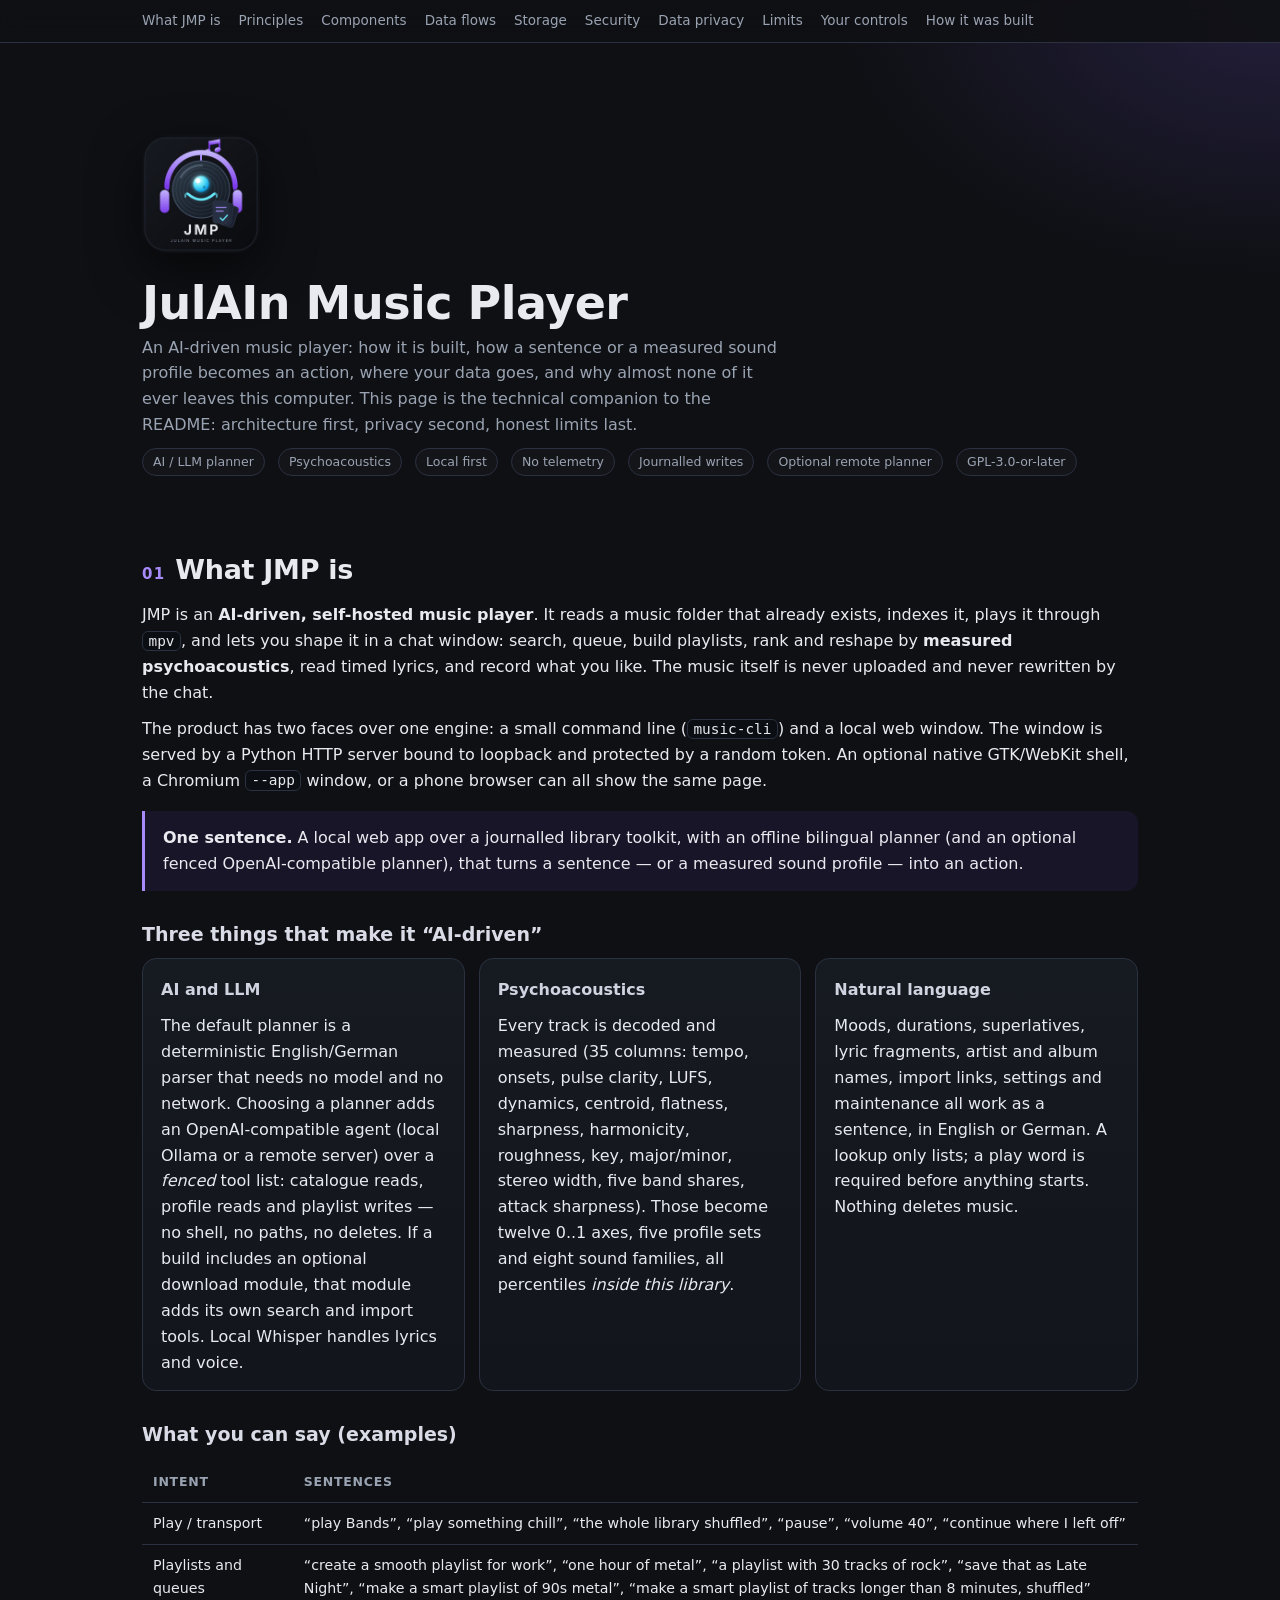
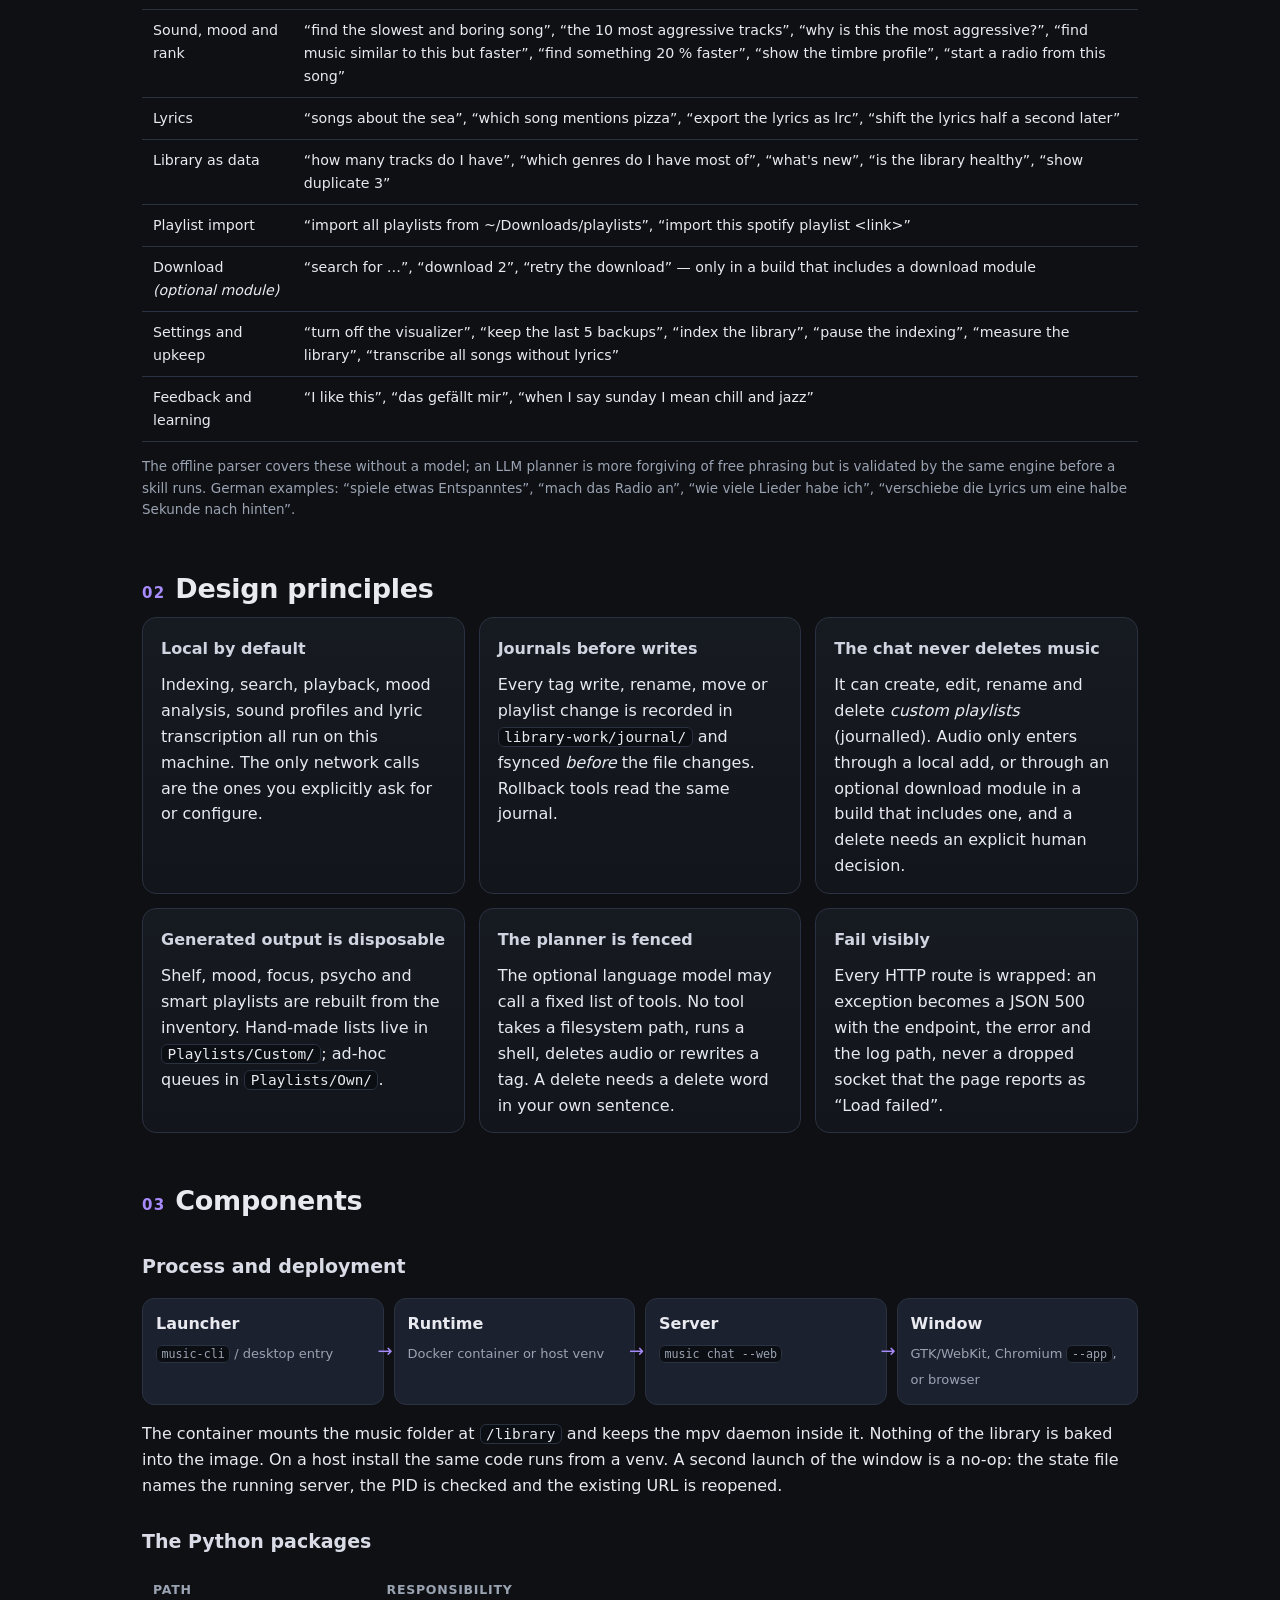
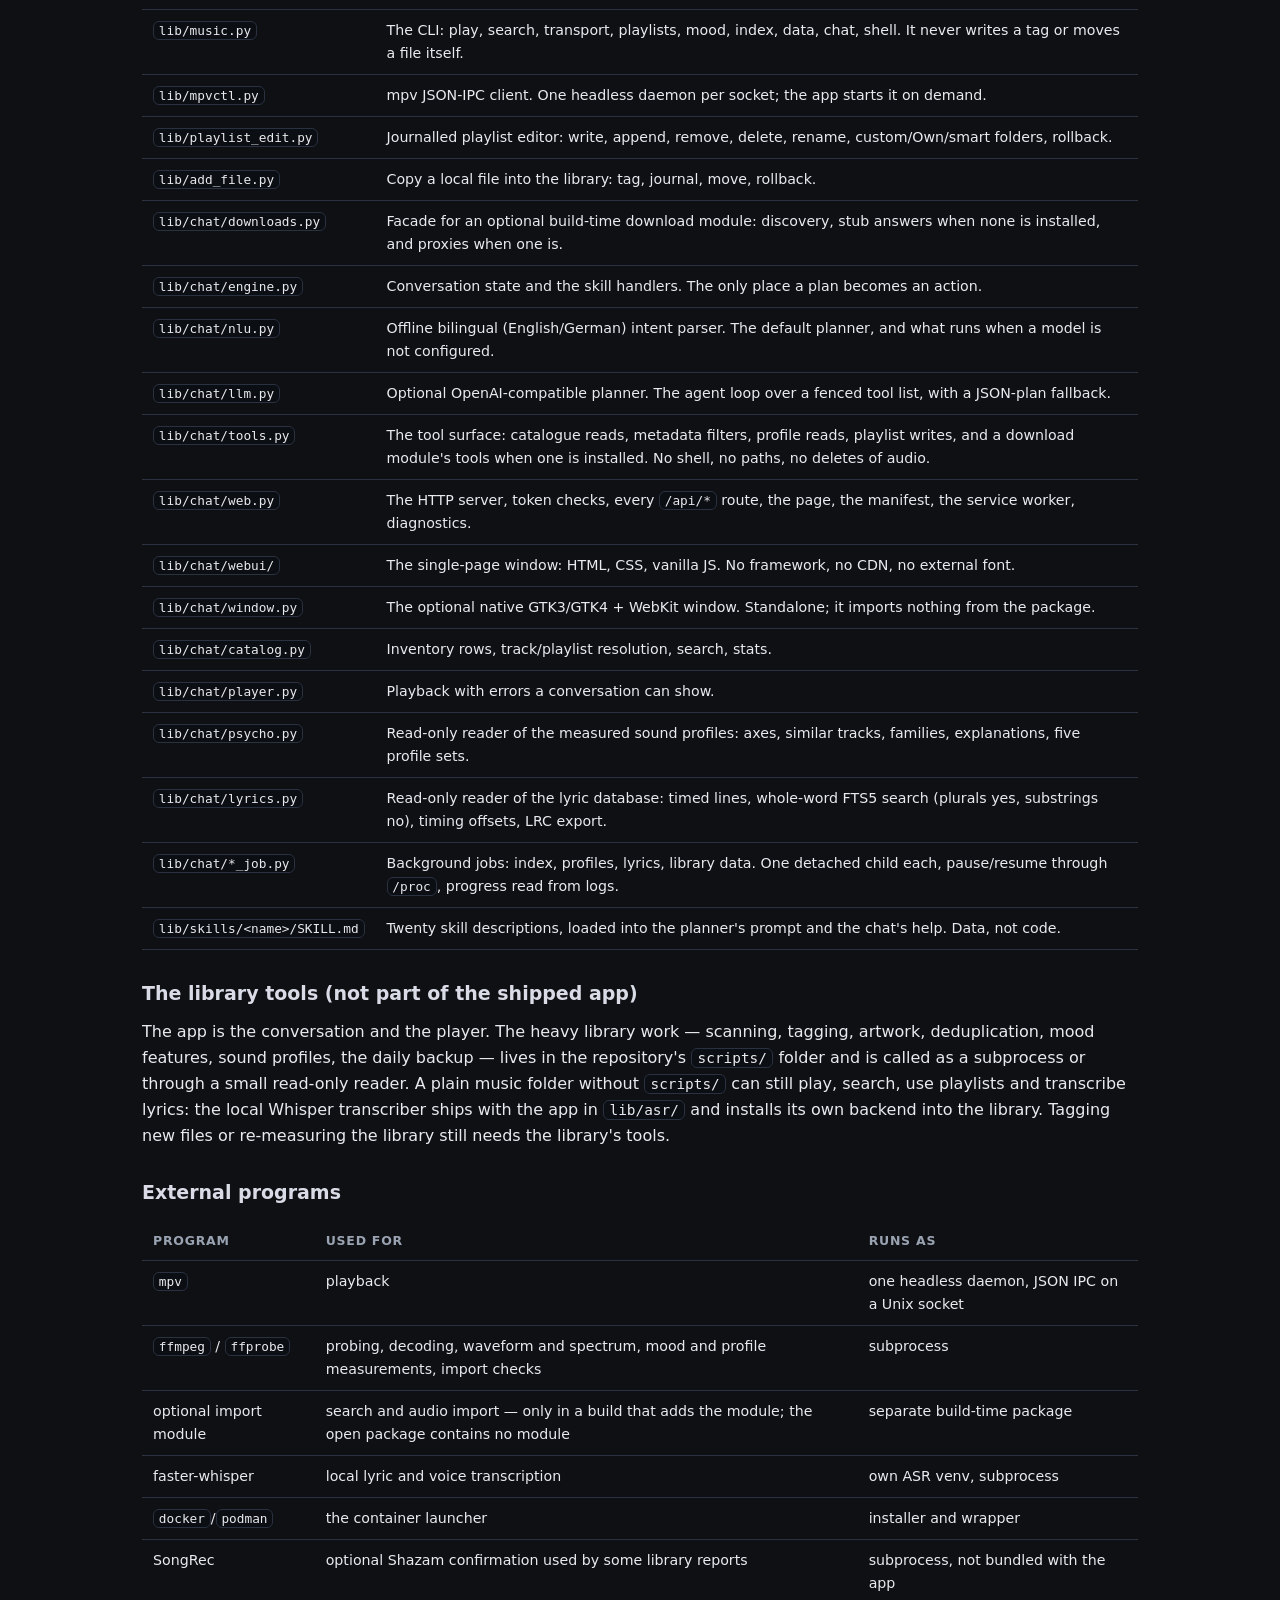
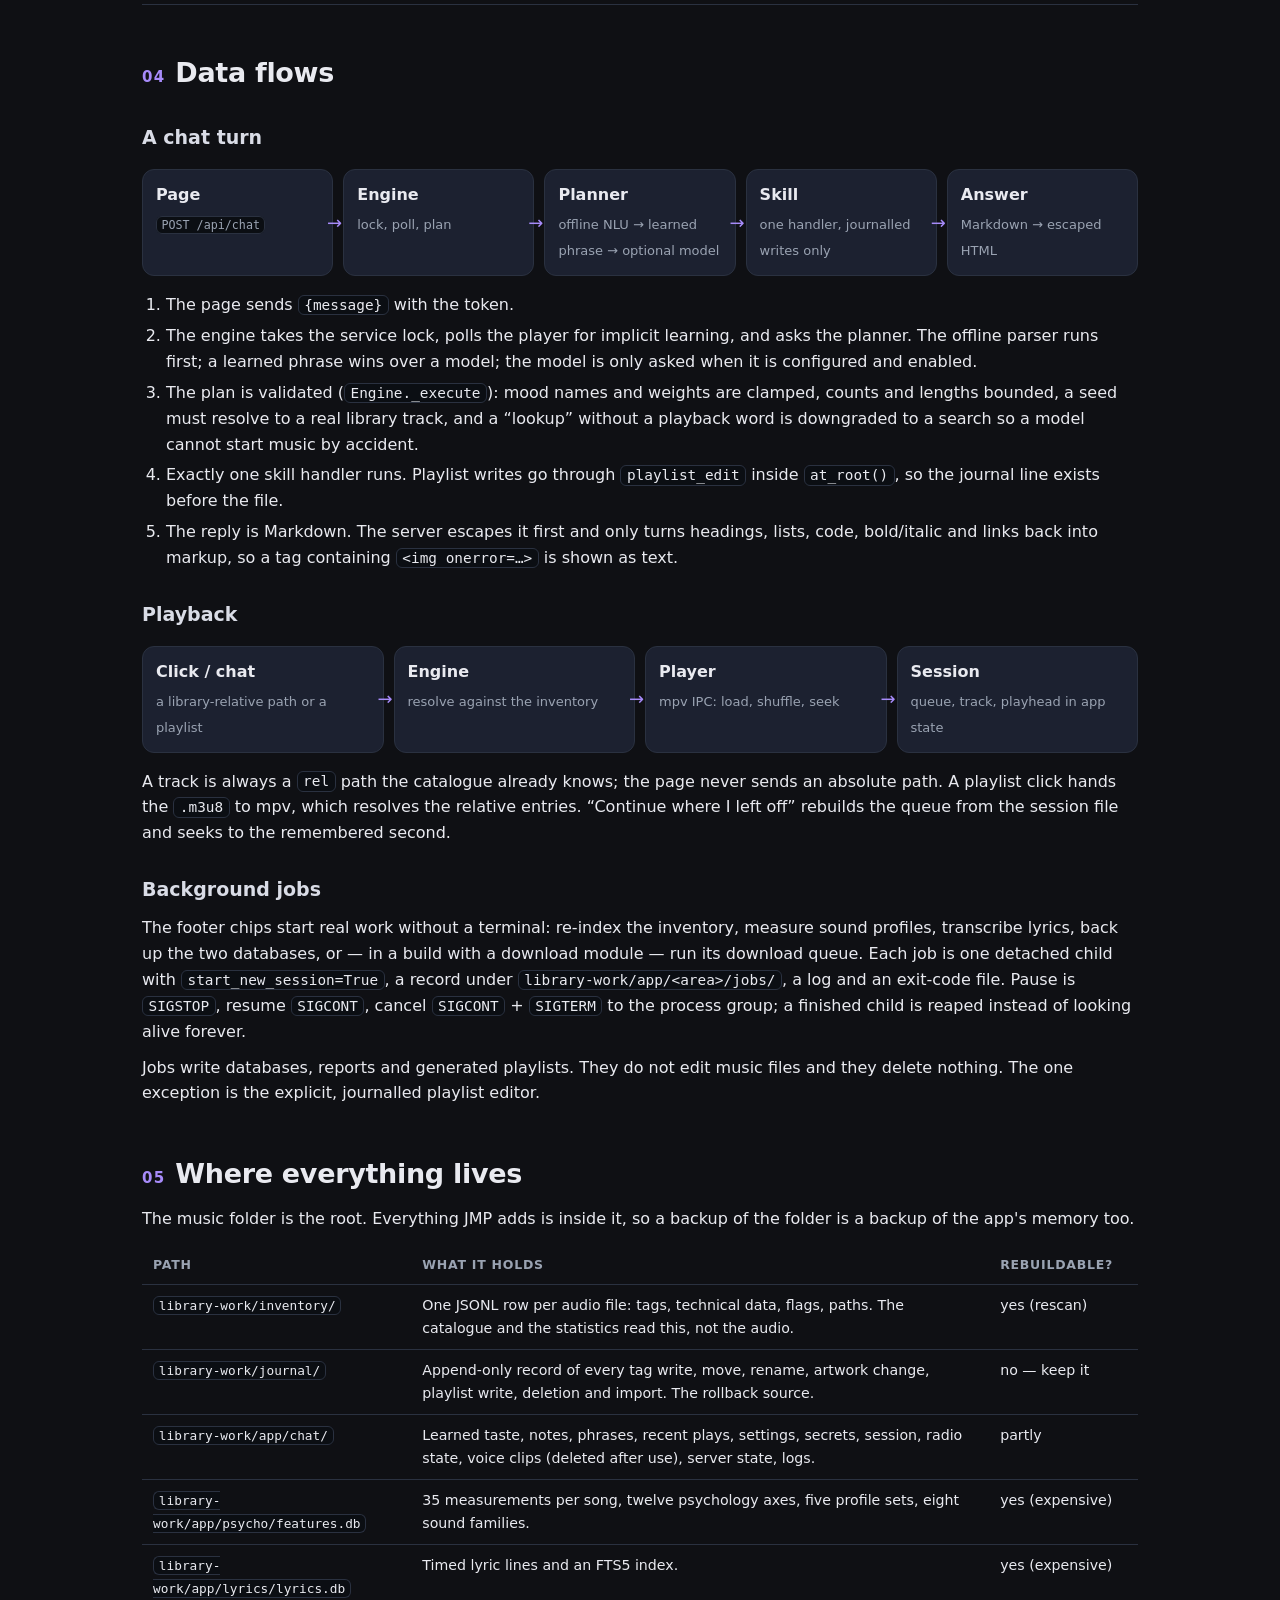
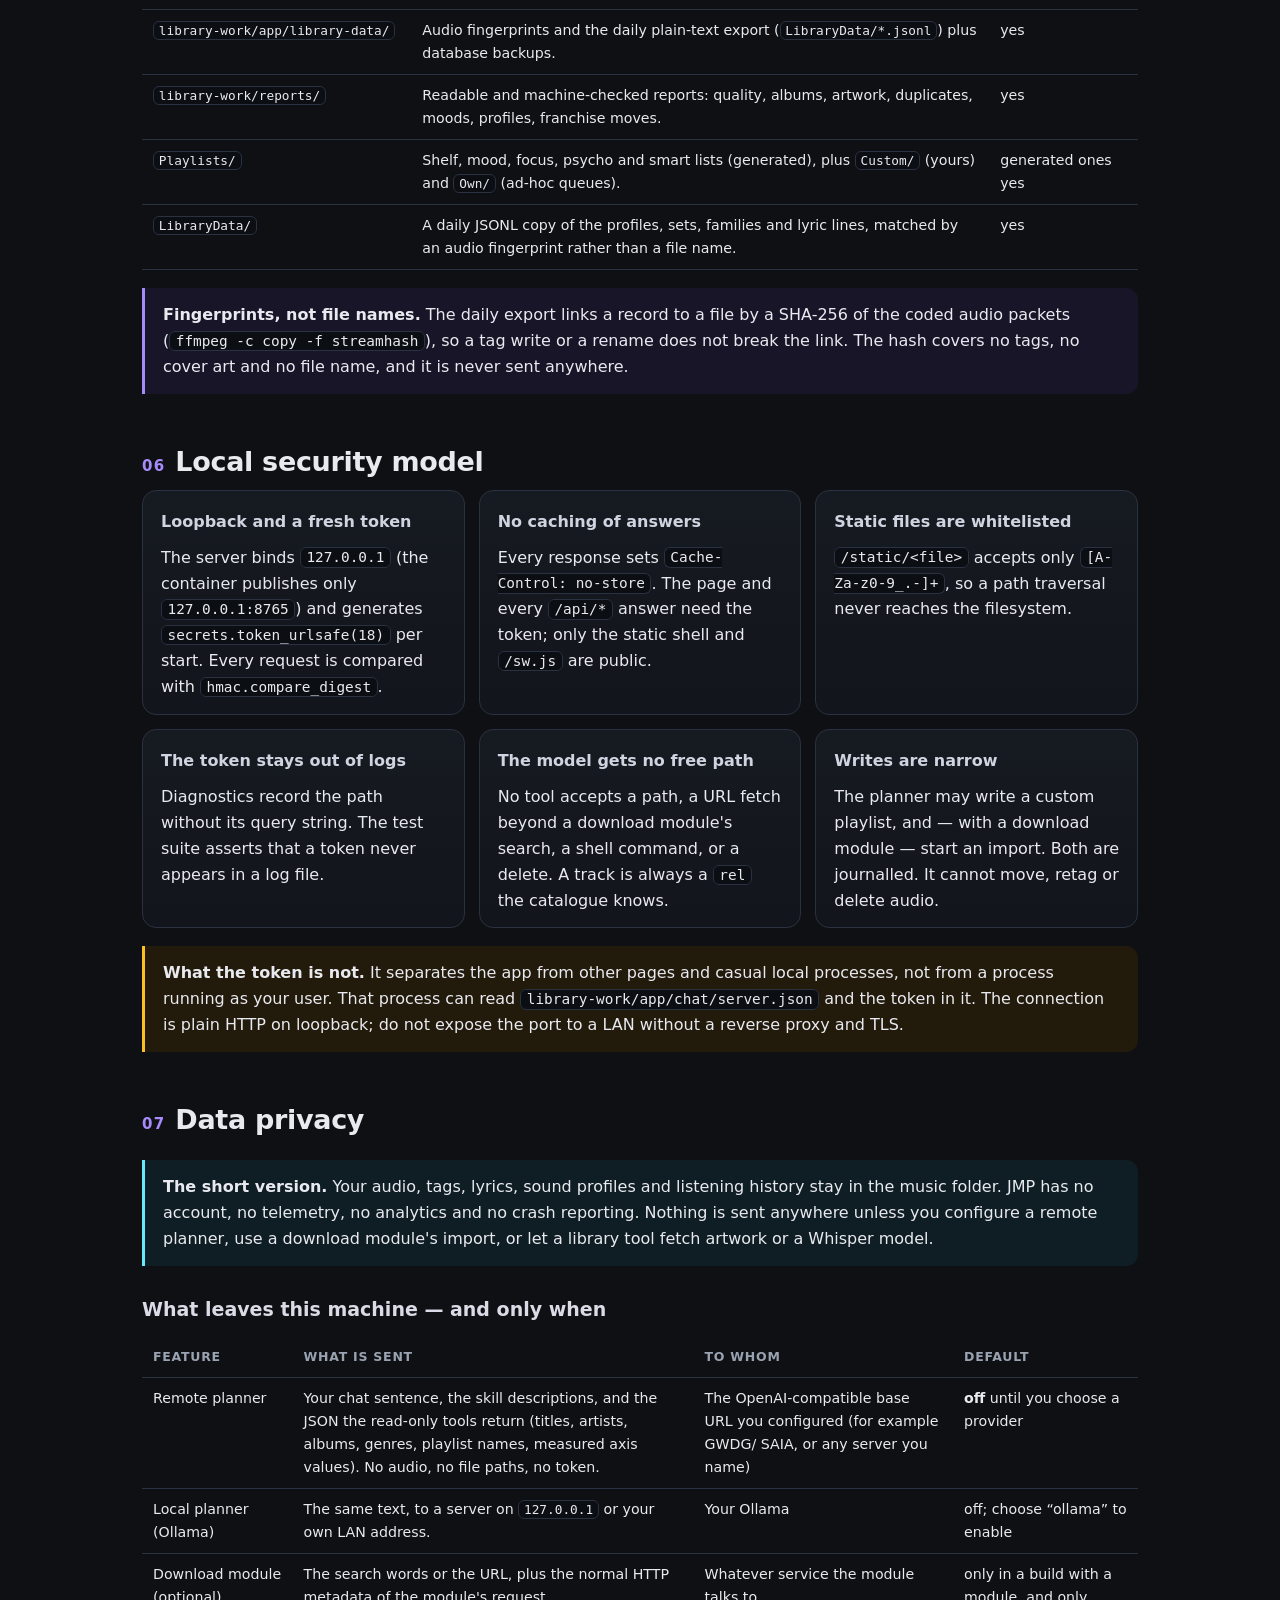
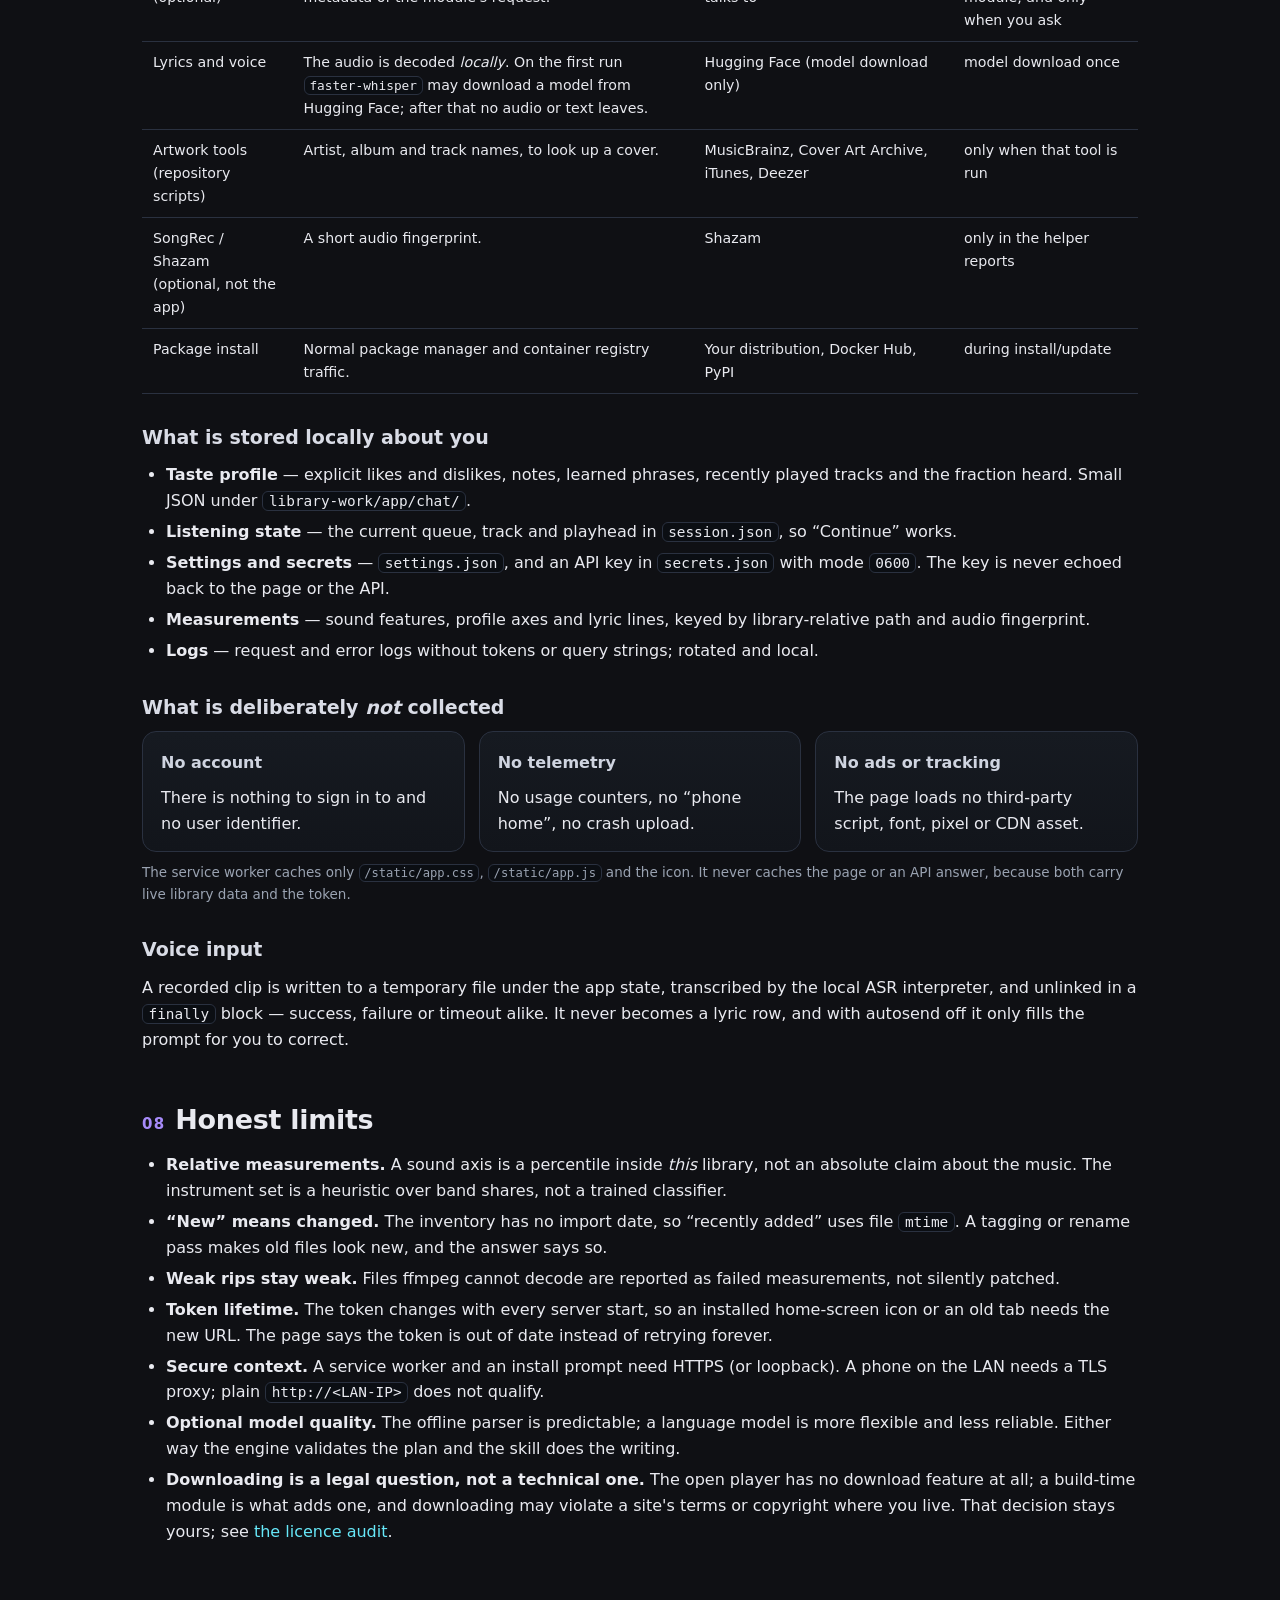
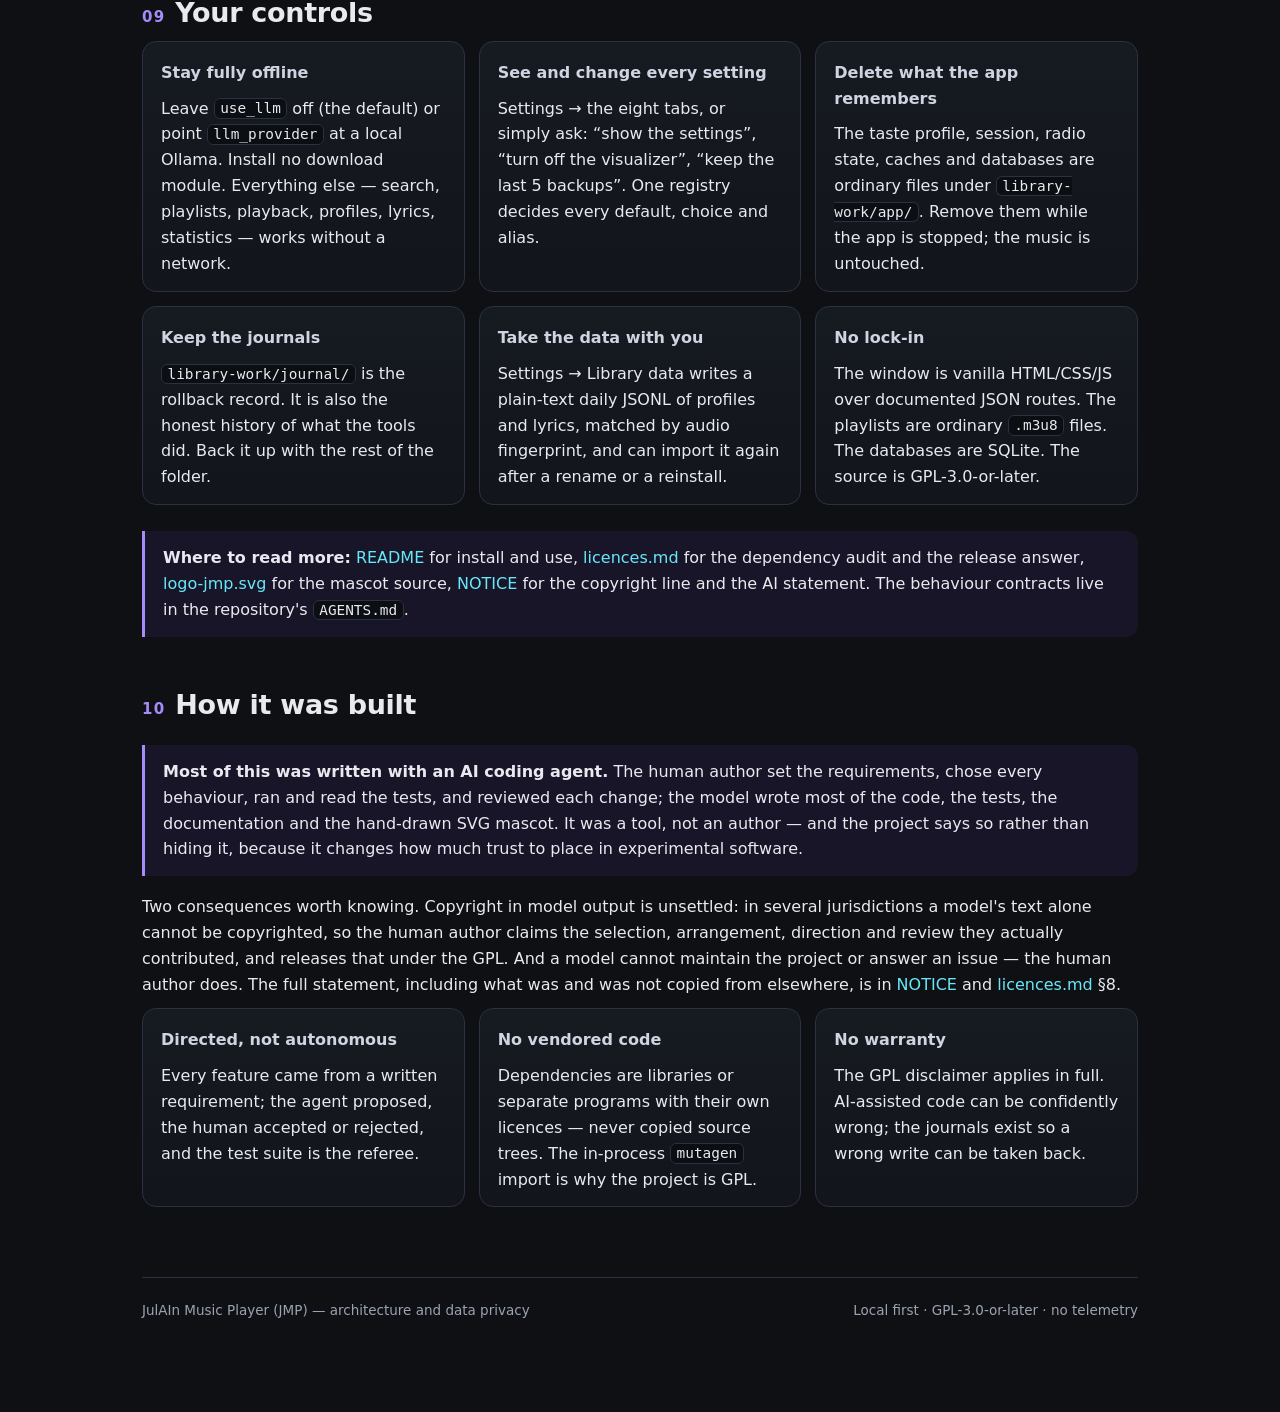
<file: docs/architecture.html>
<!DOCTYPE html>
<html lang="en">
<head>
<meta charset="utf-8">
<meta name="viewport" content="width=device-width, initial-scale=1">
<title>JulAIn Music Player — architecture and data privacy</title>
<style>
  :root {
    --bg: #0f1014;
    --panel: #161a21;
    --panel2: #1c2130;
    --ink: #e9eaf0;
    --muted: #9aa3b2;
    --line: #2a3140;
    --cyan: #67e8f9;
    --violet: #a78bfa;
    --amber: #fbbf24;
    --green: #34d399;
    --red: #fb7185;
    --code: #0b0e13;
    --radius: 14px;
  }
  * { box-sizing: border-box; }
  html { scroll-behavior: smooth; }
  body {
    margin: 0;
    background:
      radial-gradient(900px 500px at 12% -8%, #1b2433 0%, transparent 60%),
      radial-gradient(800px 500px at 100% 0%, #241f3d 0%, transparent 55%),
      var(--bg);
    color: var(--ink);
    font: 16px/1.62 system-ui, -apple-system, "Segoe UI", Roboto,
          "Helvetica Neue", Arial, sans-serif;
    -webkit-text-size-adjust: 100%;
  }
  a { color: var(--cyan); text-decoration: none; }
  a:hover { text-decoration: underline; }
  code, kbd, pre {
    font-family: "SFMono-Regular", ui-monospace, "Cascadia Code",
                 "DejaVu Sans Mono", Menlo, Consolas, monospace;
  }
  code { background: var(--code); border: 1px solid var(--line);
         padding: .08em .38em; border-radius: 6px; font-size: .9em; }
  pre {
    background: var(--code); border: 1px solid var(--line);
    border-radius: 10px; padding: 14px 16px; overflow-x: auto;
    font-size: 13.5px; line-height: 1.5;
  }
  pre code { background: none; border: 0; padding: 0; font-size: inherit; }
  .wrap { max-width: 1040px; margin: 0 auto; padding: 0 22px 90px; }
  header.hero {
    padding: 58px 0 26px; display: flex; gap: 26px; align-items: center;
    flex-wrap: wrap;
  }
  header.hero img.logo {
    width: 118px; height: 118px; border-radius: 26px;
    box-shadow: 0 18px 50px rgba(0,0,0,.55);
    flex: 0 0 auto;
  }
  header.hero h1 { margin: 0 0 6px; font-size: clamp(30px, 5vw, 46px);
                   line-height: 1.08; letter-spacing: -.5px; }
  header.hero p.lead { margin: 0; color: var(--muted); max-width: 640px; }
  .tag {
    display: inline-block; margin: 10px 8px 0 0; padding: 3px 10px;
    border: 1px solid var(--line); border-radius: 999px; font-size: 12.5px;
    color: var(--muted); background: rgba(255,255,255,.02);
  }
  nav.toc {
    position: sticky; top: 0; z-index: 10;
    background: rgba(15,16,20,.88); backdrop-filter: blur(10px);
    border-bottom: 1px solid var(--line);
    margin-bottom: 34px;
  }
  nav.toc .inner {
    max-width: 1040px; margin: 0 auto; padding: 10px 22px;
    display: flex; gap: 6px 18px; flex-wrap: wrap; font-size: 13.5px;
  }
  nav.toc a { color: var(--muted); }
  nav.toc a:hover { color: var(--ink); }
  section { margin: 46px 0 0; scroll-margin-top: 64px; }
  h2 { font-size: 27px; margin: 0 0 6px; letter-spacing: -.3px; }
  h2 .num {
    color: var(--violet); font-size: 15px; font-variant-numeric: tabular-nums;
    margin-right: 10px; letter-spacing: .08em;
  }
  h3 { font-size: 19px; margin: 28px 0 8px; color: #d9dce6; }
  h4 { font-size: 16px; margin: 20px 0 6px; color: #cfd4e0; }
  p { margin: 10px 0; }
  ul, ol { margin: 10px 0; padding-left: 24px; }
  li { margin: 5px 0; }
  .muted { color: var(--muted); }
  .small { font-size: 13.5px; }
  .grid { display: grid; gap: 14px; }
  .grid.two { grid-template-columns: repeat(auto-fit, minmax(300px, 1fr)); }
  .grid.three { grid-template-columns: repeat(auto-fit, minmax(230px, 1fr)); }
  .card {
    background: linear-gradient(180deg, var(--panel), #12151b);
    border: 1px solid var(--line); border-radius: var(--radius);
    padding: 18px 18px 14px;
  }
  .card h4 { margin-top: 0; }
  .card p:last-child { margin-bottom: 0; }
  .pill {
    display: inline-block; padding: 2px 8px; border-radius: 999px;
    font-size: 11.5px; letter-spacing: .04em; text-transform: uppercase;
    border: 1px solid var(--line); color: var(--muted);
  }
  .pill.cyan { color: var(--cyan); border-color: #164e63; }
  .pill.violet { color: var(--violet); border-color: #4c1d95; }
  .pill.green { color: var(--green); border-color: #065f46; }
  .pill.amber { color: var(--amber); border-color: #78350f; }
  .pill.red { color: var(--red); border-color: #7f1d1d; }
  table { width: 100%; border-collapse: collapse; margin: 14px 0;
          font-size: 14.2px; }
  th, td {
    text-align: left; vertical-align: top; padding: 9px 11px;
    border-bottom: 1px solid var(--line);
  }
  th { color: var(--muted); font-weight: 600; font-size: 12.5px;
       text-transform: uppercase; letter-spacing: .06em; }
  tr:hover td { background: rgba(255,255,255,.015); }
  .flow {
    display: flex; gap: 10px; align-items: stretch; flex-wrap: wrap;
    margin: 16px 0;
  }
  .flow .step {
    flex: 1 1 150px; min-width: 140px;
    background: var(--panel2); border: 1px solid var(--line);
    border-radius: 12px; padding: 12px 13px; position: relative;
  }
  .flow .step strong { display: block; margin-bottom: 3px; }
  .flow .step span { color: var(--muted); font-size: 13px; }
  .flow .step:not(:last-child)::after {
    content: "→"; position: absolute; right: -10px; top: 50%;
    transform: translateY(-50%); color: var(--violet); font-size: 18px;
    z-index: 2;
  }
  .callout {
    border-left: 3px solid var(--violet); background: #191528;
    border-radius: 0 12px 12px 0; padding: 14px 18px; margin: 18px 0;
  }
  .callout.privacy { border-color: var(--cyan); background: #0f1e24; }
  .callout.warn { border-color: var(--amber); background: #221a0b; }
  .callout p:first-child { margin-top: 0; }
  .callout p:last-child { margin-bottom: 0; }
  .kbd { white-space: nowrap; }
  .anchor { color: var(--muted); font-size: .7em; margin-left: 8px;
            opacity: 0; transition: opacity .15s; }
  h2:hover .anchor, h3:hover .anchor { opacity: 1; }
  footer {
    margin-top: 70px; padding-top: 22px; border-top: 1px solid var(--line);
    color: var(--muted); font-size: 13.5px;
    display: flex; justify-content: space-between; gap: 16px; flex-wrap: wrap;
  }
  .legend { display: flex; gap: 16px; flex-wrap: wrap; font-size: 13px;
            color: var(--muted); margin-top: 8px; }
  .dot { display: inline-block; width: 10px; height: 10px; border-radius: 3px;
         margin-right: 6px; vertical-align: -1px; }
  @media (max-width: 620px) {
    .wrap { padding: 0 16px 70px; }
    header.hero { padding-top: 34px; }
    .flow .step:not(:last-child)::after { content: "↓"; right: 50%;
      top: auto; bottom: -16px; transform: translateX(50%); }
    table { font-size: 13px; }
    th, td { padding: 8px 7px; }
  }
  @media print {
    body { background: #fff; color: #111; }
    nav.toc { display: none; }
    .card, .flow .step, pre { border-color: #ccc; background: #f7f7f7; }
    a { color: #0645ad; }
  }
</style>
</head>
<body>

<nav class="toc" aria-label="Contents">
  <div class="inner">
    <a href="#what">What JMP is</a>
    <a href="#principles">Principles</a>
    <a href="#components">Components</a>
    <a href="#flows">Data flows</a>
    <a href="#storage">Storage</a>
    <a href="#security">Security</a>
    <a href="#privacy">Data privacy</a>
    <a href="#limits">Limits</a>
    <a href="#controls">Your controls</a>
    <a href="#built">How it was built</a>
  </div>
</nav>

<div class="wrap">

  <header class="hero">
    <img class="logo" src="logo-jmp.png"
         alt="JMP mascot: a vinyl-record robot with headphones">
    <div>
      <h1>JulAIn Music Player</h1>
      <p class="lead">
        An AI-driven music player: how it is built, how a sentence or a
        measured sound profile becomes an action, where your data goes, and why
        almost none of it ever leaves this computer. This page is the technical
        companion to the README: architecture first, privacy second, honest
        limits last.
      </p>
      <span class="tag">AI / LLM planner</span>
      <span class="tag">Psychoacoustics</span>
      <span class="tag">Local first</span>
      <span class="tag">No telemetry</span>
      <span class="tag">Journalled writes</span>
      <span class="tag">Optional remote planner</span>
      <span class="tag">GPL-3.0-or-later</span>
    </div>
  </header>

  <!-- ================================================================= -->
  <section id="what">
    <h2><span class="num">01</span>What JMP is</h2>
    <p>
      JMP is an <strong>AI-driven, self-hosted music player</strong>. It reads a
      music folder that already exists, indexes it, plays it through
      <code>mpv</code>, and lets you shape it in a chat window: search, queue,
      build playlists, rank and reshape by <strong>measured
      psychoacoustics</strong>, read timed lyrics, and record what you like.
      The music itself is never uploaded and never rewritten by the chat.
    </p>
    <p>
      The product has two faces over one engine: a small command line
      (<code>music-cli</code>) and a local web window. The window is served by
      a Python HTTP server bound to loopback and protected by a random token.
      An optional native GTK/WebKit shell, a Chromium <code>--app</code>
      window, or a phone browser can all show the same page.
    </p>
    <div class="callout">
      <p><strong>One sentence.</strong> A local web app over a journalled
      library toolkit, with an offline bilingual planner (and an optional
      fenced OpenAI-compatible planner), that turns a sentence — or a measured
      sound profile — into an action.</p>
    </div>

    <h3>Three things that make it “AI-driven”</h3>
    <div class="grid three">
      <div class="card">
        <h4>AI and LLM</h4>
        <p>The default planner is a deterministic English/German parser that
        needs no model and no network. Choosing a planner adds an
        OpenAI-compatible agent (local Ollama or a remote server) over a
        <em>fenced</em> tool list: catalogue reads, profile reads and playlist
        writes — no shell, no paths, no deletes.  If a build includes an
        optional download module, that module adds its own search and import
        tools.  Local Whisper handles lyrics and voice.</p>
      </div>
      <div class="card">
        <h4>Psychoacoustics</h4>
        <p>Every track is decoded and measured (35 columns: tempo, onsets,
        pulse clarity, LUFS, dynamics, centroid, flatness, sharpness,
        harmonicity, roughness, key, major/minor, stereo width, five band
        shares, attack sharpness).
        Those become twelve 0..1 axes, five profile sets and eight sound
        families, all percentiles <em>inside this library</em>.</p>
      </div>
      <div class="card">
        <h4>Natural language</h4>
        <p>Moods, durations, superlatives, lyric fragments, artist and album
        names, import links, settings and maintenance all work as a sentence,
        in English or German. A lookup only lists; a play word is required
        before anything starts. Nothing deletes music.</p>
      </div>
    </div>

    <h3>What you can say (examples)</h3>
    <table>
      <tr><th>Intent</th><th>Sentences</th></tr>
      <tr><td>Play / transport</td>
          <td>“play Bands”, “play something chill”, “the whole library
              shuffled”, “pause”, “volume 40”, “continue where I left off”</td></tr>
      <tr><td>Playlists and queues</td>
          <td>“create a smooth playlist for work”, “one hour of metal”,
              “a playlist with 30 tracks of rock”, “save that as Late Night”,
              “make a smart playlist of 90s metal”, “make a smart playlist of
              tracks longer than 8 minutes, shuffled”</td></tr>
      <tr><td>Sound, mood and rank</td>
          <td>“find the slowest and boring song”, “the 10 most aggressive
              tracks”, “why is this the most aggressive?”, “find music
              similar to this but faster”, “find something 20 % faster”, “show the
              timbre profile”, “start a radio from this song”</td></tr>
      <tr><td>Lyrics</td>
          <td>“songs about the sea”, “which song mentions pizza”, “export the
              lyrics as lrc”, “shift the lyrics half a second later”</td></tr>
      <tr><td>Library as data</td>
          <td>“how many tracks do I have”, “which genres do I have most of”,
              “what's new”, “is the library healthy”, “show duplicate 3”</td></tr>
      <tr><td>Playlist import</td>
          <td>“import all playlists from ~/Downloads/playlists”, “import this
              spotify playlist &lt;link&gt;”</td></tr>
      <tr><td>Download <em>(optional module)</em></td>
          <td>“search for …”, “download 2”, “retry the download” — only in a
              build that includes a download module</td></tr>
      <tr><td>Settings and upkeep</td>
          <td>“turn off the visualizer”, “keep the last 5 backups”, “index the
              library”, “pause the indexing”, “measure the library”,
              “transcribe all songs without lyrics”</td></tr>
      <tr><td>Feedback and learning</td>
          <td>“I like this”, “das gefällt mir”, “when I say sunday I mean
              chill and jazz”</td></tr>
    </table>
    <p class="small muted">
      The offline parser covers these without a model; an LLM planner is more
      forgiving of free phrasing but is validated by the same engine before a
      skill runs. German examples: “spiele etwas Entspanntes”, “mach das Radio
      an”, “wie viele Lieder habe ich”, “verschiebe die Lyrics um eine halbe
      Sekunde nach hinten”.
    </p>
  </section>

  <!-- ================================================================= -->
  <section id="principles">
    <h2><span class="num">02</span>Design principles</h2>
    <div class="grid two">
      <div class="card">
        <h4>Local by default</h4>
        <p>Indexing, search, playback, mood analysis, sound profiles and lyric
        transcription all run on this machine. The only network calls are the
        ones you explicitly ask for or configure.</p>
      </div>
      <div class="card">
        <h4>Journals before writes</h4>
        <p>Every tag write, rename, move or playlist change is recorded in
        <code>library-work/journal/</code> and fsynced <em>before</em> the file
        changes. Rollback tools read the same journal.</p>
      </div>
      <div class="card">
        <h4>The chat never deletes music</h4>
        <p>It can create, edit, rename and delete <em>custom playlists</em>
        (journalled). Audio only enters through a local add, or through an
        optional download module in a build that includes one, and a delete
        needs an explicit human decision.</p>
      </div>
      <div class="card">
        <h4>Generated output is disposable</h4>
        <p>Shelf, mood, focus, psycho and smart playlists are rebuilt from the
        inventory. Hand-made lists live in <code>Playlists/Custom/</code>;
        ad-hoc queues in <code>Playlists/Own/</code>.</p>
      </div>
      <div class="card">
        <h4>The planner is fenced</h4>
        <p>The optional language model may call a fixed list of tools. No tool
        takes a filesystem path, runs a shell, deletes audio or rewrites a tag.
        A delete needs a delete word in your own sentence.</p>
      </div>
      <div class="card">
        <h4>Fail visibly</h4>
        <p>Every HTTP route is wrapped: an exception becomes a JSON 500 with
        the endpoint, the error and the log path, never a dropped socket that
        the page reports as “Load failed”.</p>
      </div>
    </div>
  </section>

  <!-- ================================================================= -->
  <section id="components">
    <h2><span class="num">03</span>Components</h2>

    <h3>Process and deployment</h3>
    <div class="flow" aria-label="Launcher to window">
      <div class="step"><strong>Launcher</strong>
        <span><code>music-cli</code> / desktop entry</span></div>
      <div class="step"><strong>Runtime</strong>
        <span>Docker container or host venv</span></div>
      <div class="step"><strong>Server</strong>
        <span><code>music chat --web</code></span></div>
      <div class="step"><strong>Window</strong>
        <span>GTK/WebKit, Chromium <code>--app</code>, or browser</span></div>
    </div>
    <p>
      The container mounts the music folder at <code>/library</code> and keeps
      the mpv daemon inside it. Nothing of the library is baked into the image.
      On a host install the same code runs from a venv. A second launch of the
      window is a no-op: the state file names the running server, the PID is
      checked and the existing URL is reopened.
    </p>

    <h3>The Python packages</h3>
    <table>
      <tr><th>Path</th><th>Responsibility</th></tr>
      <tr><td><code>lib/music.py</code></td>
          <td>The CLI: play, search, transport, playlists, mood, index, data,
              chat, shell. It never writes a tag or moves a file itself.</td></tr>
      <tr><td><code>lib/mpvctl.py</code></td>
          <td>mpv JSON-IPC client. One headless daemon per socket; the app
              starts it on demand.</td></tr>
      <tr><td><code>lib/playlist_edit.py</code></td>
          <td>Journalled playlist editor: write, append, remove, delete,
              rename, custom/Own/smart folders, rollback.</td></tr>
      <tr><td><code>lib/add_file.py</code></td>
          <td>Copy a local file into the library: tag, journal, move,
              rollback.</td></tr>
      <tr><td><code>lib/chat/downloads.py</code></td>
          <td>Facade for an optional build-time download module: discovery,
              stub answers when none is installed, and proxies when one is.</td></tr>
      <tr><td><code>lib/chat/engine.py</code></td>
          <td>Conversation state and the skill handlers. The only place a plan
              becomes an action.</td></tr>
      <tr><td><code>lib/chat/nlu.py</code></td>
          <td>Offline bilingual (English/German) intent parser. The default
              planner, and what runs when a model is not configured.</td></tr>
      <tr><td><code>lib/chat/llm.py</code></td>
          <td>Optional OpenAI-compatible planner. The agent loop over a
              fenced tool list, with a JSON-plan fallback.</td></tr>
      <tr><td><code>lib/chat/tools.py</code></td>
          <td>The tool surface: catalogue reads, metadata filters, profile
              reads, playlist writes, and a download module's tools when one is
              installed. No shell, no paths, no deletes of audio.</td></tr>
      <tr><td><code>lib/chat/web.py</code></td>
          <td>The HTTP server, token checks, every <code>/api/*</code> route,
              the page, the manifest, the service worker, diagnostics.</td></tr>
      <tr><td><code>lib/chat/webui/</code></td>
          <td>The single-page window: HTML, CSS, vanilla JS. No framework, no
              CDN, no external font.</td></tr>
      <tr><td><code>lib/chat/window.py</code></td>
          <td>The optional native GTK3/GTK4 + WebKit window. Standalone; it
              imports nothing from the package.</td></tr>
      <tr><td><code>lib/chat/catalog.py</code></td>
          <td>Inventory rows, track/playlist resolution, search, stats.</td></tr>
      <tr><td><code>lib/chat/player.py</code></td>
          <td>Playback with errors a conversation can show.</td></tr>
      <tr><td><code>lib/chat/psycho.py</code></td>
          <td>Read-only reader of the measured sound profiles: axes, similar
              tracks, families, explanations, five profile sets.</td></tr>
      <tr><td><code>lib/chat/lyrics.py</code></td>
          <td>Read-only reader of the lyric database: timed lines, whole-word
              FTS5 search (plurals yes, substrings no), timing offsets, LRC
              export.</td></tr>
      <tr><td><code>lib/chat/*_job.py</code></td>
          <td>Background jobs: index, profiles, lyrics, library data. One
              detached child each, pause/resume through <code>/proc</code>,
              progress read from logs.</td></tr>
      <tr><td><code>lib/skills/&lt;name&gt;/SKILL.md</code></td>
          <td>Twenty skill descriptions, loaded into the planner's prompt and
              the chat's help. Data, not code.</td></tr>
    </table>

    <h3>The library tools (not part of the shipped app)</h3>
    <p>
      The app is the conversation and the player. The heavy library work —
      scanning, tagging, artwork, deduplication, mood features, sound profiles,
      the daily backup — lives in the repository's <code>scripts/</code> folder
      and is called as a subprocess or through a small read-only reader. A
      plain music folder without <code>scripts/</code> can still play, search,
      use playlists and transcribe lyrics: the local Whisper transcriber ships
      with the app in <code>lib/asr/</code> and installs its own backend into
      the library. Tagging new files or re-measuring the library still needs
      the library's tools.
    </p>

    <h3>External programs</h3>
    <table>
      <tr><th>Program</th><th>Used for</th><th>Runs as</th></tr>
      <tr><td><code>mpv</code></td><td>playback</td><td>one headless daemon,
          JSON IPC on a Unix socket</td></tr>
      <tr><td><code>ffmpeg</code> / <code>ffprobe</code></td>
          <td>probing, decoding, waveform and spectrum, mood and profile
              measurements, import checks</td><td>subprocess</td></tr>
      <tr><td>optional import module</td>
          <td>search and audio import — only in a build that adds the module;
              the open package contains no module</td>
          <td>separate build-time package</td></tr>
      <tr><td>faster-whisper</td><td>local lyric and voice transcription</td>
          <td>own ASR venv, subprocess</td></tr>
      <tr><td><code>docker</code>/<code>podman</code></td>
          <td>the container launcher</td><td>installer and wrapper</td></tr>
      <tr><td>SongRec</td><td>optional Shazam confirmation used by some
          library reports</td><td>subprocess, not bundled with the app</td></tr>
    </table>
  </section>

  <!-- ================================================================= -->
  <section id="flows">
    <h2><span class="num">04</span>Data flows</h2>

    <h3>A chat turn</h3>
    <div class="flow" aria-label="Chat request flow">
      <div class="step"><strong>Page</strong><span><code>POST /api/chat</code></span></div>
      <div class="step"><strong>Engine</strong><span>lock, poll, plan</span></div>
      <div class="step"><strong>Planner</strong><span>offline NLU → learned
        phrase → optional model</span></div>
      <div class="step"><strong>Skill</strong><span>one handler, journalled
        writes only</span></div>
      <div class="step"><strong>Answer</strong><span>Markdown → escaped
        HTML</span></div>
    </div>
    <ol>
      <li>The page sends <code>{message}</code> with the token.</li>
      <li>The engine takes the service lock, polls the player for implicit
          learning, and asks the planner. The offline parser runs first; a
          learned phrase wins over a model; the model is only asked when it is
          configured and enabled.</li>
      <li>The plan is validated (<code>Engine._execute</code>): mood names and
          weights are clamped, counts and lengths bounded, a seed must resolve
          to a real library track, and a “lookup” without a playback word is
          downgraded to a search so a model cannot start music by accident.</li>
      <li>Exactly one skill handler runs. Playlist writes go through
          <code>playlist_edit</code> inside <code>at_root()</code>, so the
          journal line exists before the file.</li>
      <li>The reply is Markdown. The server escapes it first and only turns
          headings, lists, code, bold/italic and links back into markup, so a
          tag containing <code>&lt;img onerror=…&gt;</code> is shown as text.</li>
    </ol>

    <h3>Playback</h3>
    <div class="flow" aria-label="Playback flow">
      <div class="step"><strong>Click / chat</strong><span>a library-relative
        path or a playlist</span></div>
      <div class="step"><strong>Engine</strong><span>resolve against the
        inventory</span></div>
      <div class="step"><strong>Player</strong><span>mpv IPC: load, shuffle,
        seek</span></div>
      <div class="step"><strong>Session</strong><span>queue, track, playhead
        in app state</span></div>
    </div>
    <p>
      A track is always a <code>rel</code> path the catalogue already knows;
      the page never sends an absolute path. A playlist click hands the
      <code>.m3u8</code> to mpv, which resolves the relative entries. “Continue
      where I left off” rebuilds the queue from the session file and seeks to
      the remembered second.
    </p>

    <h3>Background jobs</h3>
    <p>
      The footer chips start real work without a terminal: re-index the
      inventory, measure sound profiles, transcribe lyrics, back up the two
      databases, or — in a build with a download module — run its download
      queue. Each job is one detached child
      with <code>start_new_session=True</code>, a record under
      <code>library-work/app/&lt;area&gt;/jobs/</code>, a log and an exit-code
      file. Pause is <code>SIGSTOP</code>, resume <code>SIGCONT</code>, cancel
      <code>SIGCONT</code> + <code>SIGTERM</code> to the process group; a
      finished child is reaped instead of looking alive forever.
    </p>
    <p>
      Jobs write databases, reports and generated playlists. They do not edit
      music files and they delete nothing. The one exception is the explicit,
      journalled playlist editor.
    </p>
  </section>

  <!-- ================================================================= -->
  <section id="storage">
    <h2><span class="num">05</span>Where everything lives</h2>
    <p>
      The music folder is the root. Everything JMP adds is inside it, so a
      backup of the folder is a backup of the app's memory too.
    </p>
    <table>
      <tr><th>Path</th><th>What it holds</th><th>Rebuildable?</th></tr>
      <tr><td><code>library-work/inventory/</code></td>
          <td>One JSONL row per audio file: tags, technical data, flags, paths.
              The catalogue and the statistics read this, not the audio.</td>
          <td>yes (rescan)</td></tr>
      <tr><td><code>library-work/journal/</code></td>
          <td>Append-only record of every tag write, move, rename, artwork
              change, playlist write, deletion and import. The rollback
              source.</td><td>no — keep it</td></tr>
      <tr><td><code>library-work/app/chat/</code></td>
          <td>Learned taste, notes, phrases, recent plays, settings, secrets,
              session, radio state, voice clips (deleted after use), server
              state, logs.</td><td>partly</td></tr>
      <tr><td><code>library-work/app/psycho/features.db</code></td>
          <td>35 measurements per song, twelve psychology axes, five profile
              sets, eight sound families.</td><td>yes (expensive)</td></tr>
      <tr><td><code>library-work/app/lyrics/lyrics.db</code></td>
          <td>Timed lyric lines and an FTS5 index.</td>
          <td>yes (expensive)</td></tr>
      <tr><td><code>library-work/app/library-data/</code></td>
          <td>Audio fingerprints and the daily plain-text export
              (<code>LibraryData/*.jsonl</code>) plus database backups.</td>
          <td>yes</td></tr>
      <tr><td><code>library-work/reports/</code></td>
          <td>Readable and machine-checked reports: quality, albums, artwork,
              duplicates, moods, profiles, franchise moves.</td><td>yes</td></tr>
      <tr><td><code>Playlists/</code></td>
          <td>Shelf, mood, focus, psycho and smart lists (generated), plus
              <code>Custom/</code> (yours) and <code>Own/</code> (ad-hoc
              queues).</td><td>generated ones yes</td></tr>
      <tr><td><code>LibraryData/</code></td>
          <td>A daily JSONL copy of the profiles, sets, families and lyric
              lines, matched by an audio fingerprint rather than a file
              name.</td><td>yes</td></tr>
    </table>
    <div class="callout">
      <p><strong>Fingerprints, not file names.</strong> The daily export links
      a record to a file by a SHA-256 of the coded audio packets
      (<code>ffmpeg -c copy -f streamhash</code>), so a tag write or a rename
      does not break the link. The hash covers no tags, no cover art and no
      file name, and it is never sent anywhere.</p>
    </div>
  </section>

  <!-- ================================================================= -->
  <section id="security">
    <h2><span class="num">06</span>Local security model</h2>
    <div class="grid two">
      <div class="card">
        <h4>Loopback and a fresh token</h4>
        <p>The server binds <code>127.0.0.1</code> (the container publishes
        only <code>127.0.0.1:8765</code>) and generates
        <code>secrets.token_urlsafe(18)</code> per start. Every request is
        compared with <code>hmac.compare_digest</code>.</p>
      </div>
      <div class="card">
        <h4>No caching of answers</h4>
        <p>Every response sets <code>Cache-Control: no-store</code>. The page
        and every <code>/api/*</code> answer need the token; only the static
        shell and <code>/sw.js</code> are public.</p>
      </div>
      <div class="card">
        <h4>Static files are whitelisted</h4>
        <p><code>/static/&lt;file&gt;</code> accepts only
        <code>[A-Za-z0-9_.-]+</code>, so a path traversal never reaches the
        filesystem.</p>
      </div>
      <div class="card">
        <h4>The token stays out of logs</h4>
        <p>Diagnostics record the path without its query string. The test
        suite asserts that a token never appears in a log file.</p>
      </div>
      <div class="card">
        <h4>The model gets no free path</h4>
        <p>No tool accepts a path, a URL fetch beyond a download module's
        search, a shell command, or a delete. A track is always a
        <code>rel</code> the catalogue knows.</p>
      </div>
      <div class="card">
        <h4>Writes are narrow</h4>
        <p>The planner may write a custom playlist, and — with a download
        module — start an import. Both are journalled. It cannot move, retag or
        delete audio.</p>
      </div>
    </div>
    <div class="callout warn">
      <p><strong>What the token is not.</strong> It separates the app from
      other pages and casual local processes, not from a process running as
      your user. That process can read
      <code>library-work/app/chat/server.json</code> and the token in it.
      The connection is plain HTTP on loopback; do not expose the port to a
      LAN without a reverse proxy and TLS.</p>
    </div>
  </section>

  <!-- ================================================================= -->
  <section id="privacy">
    <h2><span class="num">07</span>Data privacy</h2>

    <div class="callout privacy">
      <p><strong>The short version.</strong> Your audio, tags, lyrics, sound
      profiles and listening history stay in the music folder. JMP has no
      account, no telemetry, no analytics and no crash reporting. Nothing is
      sent anywhere unless you configure a remote planner, use a download
      module's import, or let a library tool fetch artwork or a Whisper
      model.</p>
    </div>

    <h3>What leaves this machine — and only when</h3>
    <table>
      <tr><th>Feature</th><th>What is sent</th><th>To whom</th><th>Default</th></tr>
      <tr>
        <td>Remote planner</td>
        <td>Your chat sentence, the skill descriptions, and the JSON the
            read-only tools return (titles, artists, albums, genres, playlist
            names, measured axis values). No audio, no file paths, no token.</td>
        <td>The OpenAI-compatible base URL you configured (for example GWDG/
            SAIA, or any server you name)</td>
        <td><strong>off</strong> until you choose a provider</td>
      </tr>
      <tr>
        <td>Local planner (Ollama)</td>
        <td>The same text, to a server on <code>127.0.0.1</code> or your own
            LAN address.</td>
        <td>Your Ollama</td>
        <td>off; choose “ollama” to enable</td>
      </tr>
      <tr>
        <td>Download module (optional)</td>
        <td>The search words or the URL, plus the normal HTTP metadata of the
            module's request.</td>
        <td>Whatever service the module talks to</td>
        <td>only in a build with a module, and only when you ask</td>
      </tr>
      <tr>
        <td>Lyrics and voice</td>
        <td>The audio is decoded <em>locally</em>. On the first run
            <code>faster-whisper</code> may download a model from Hugging
            Face; after that no audio or text leaves.</td>
        <td>Hugging Face (model download only)</td>
        <td>model download once</td>
      </tr>
      <tr>
        <td>Artwork tools (repository scripts)</td>
        <td>Artist, album and track names, to look up a cover.</td>
        <td>MusicBrainz, Cover Art Archive, iTunes, Deezer</td>
        <td>only when that tool is run</td>
      </tr>
      <tr>
        <td>SongRec / Shazam (optional, not the app)</td>
        <td>A short audio fingerprint.</td>
        <td>Shazam</td>
        <td>only in the helper reports</td>
      </tr>
      <tr>
        <td>Package install</td>
        <td>Normal package manager and container registry traffic.</td>
        <td>Your distribution, Docker Hub, PyPI</td>
        <td>during install/update</td>
      </tr>
    </table>

    <h3>What is stored locally about you</h3>
    <ul>
      <li><strong>Taste profile</strong> — explicit likes and dislikes, notes,
          learned phrases, recently played tracks and the fraction heard. Small
          JSON under <code>library-work/app/chat/</code>.</li>
      <li><strong>Listening state</strong> — the current queue, track and
          playhead in <code>session.json</code>, so “Continue” works.</li>
      <li><strong>Settings and secrets</strong> — <code>settings.json</code>,
          and an API key in <code>secrets.json</code> with mode <code>0600</code>.
          The key is never echoed back to the page or the API.</li>
      <li><strong>Measurements</strong> — sound features, profile axes and
          lyric lines, keyed by library-relative path and audio fingerprint.</li>
      <li><strong>Logs</strong> — request and error logs without tokens or
          query strings; rotated and local.</li>
    </ul>

    <h3>What is deliberately <em>not</em> collected</h3>
    <div class="grid three">
      <div class="card"><h4>No account</h4><p>There is nothing to sign in to
        and no user identifier.</p></div>
      <div class="card"><h4>No telemetry</h4><p>No usage counters, no
        “phone home”, no crash upload.</p></div>
      <div class="card"><h4>No ads or tracking</h4><p>The page loads no
        third-party script, font, pixel or CDN asset.</p></div>
    </div>
    <p class="small muted">
      The service worker caches only <code>/static/app.css</code>,
      <code>/static/app.js</code> and the icon. It never caches the page or an
      API answer, because both carry live library data and the token.
    </p>

    <h3>Voice input</h3>
    <p>
      A recorded clip is written to a temporary file under the app state,
      transcribed by the local ASR interpreter, and unlinked in a
      <code>finally</code> block — success, failure or timeout alike. It never
      becomes a lyric row, and with autosend off it only fills the prompt for
      you to correct.
    </p>
  </section>

  <!-- ================================================================= -->
  <section id="limits">
    <h2><span class="num">08</span>Honest limits</h2>
    <ul>
      <li><strong>Relative measurements.</strong> A sound axis is a percentile
          inside <em>this</em> library, not an absolute claim about the music.
          The instrument set is a heuristic over band shares, not a trained
          classifier.</li>
      <li><strong>“New” means changed.</strong> The inventory has no import
          date, so “recently added” uses file <code>mtime</code>. A tagging or
          rename pass makes old files look new, and the answer says so.</li>
      <li><strong>Weak rips stay weak.</strong> Files ffmpeg cannot decode are
          reported as failed measurements, not silently patched.</li>
      <li><strong>Token lifetime.</strong> The token changes with every server
          start, so an installed home-screen icon or an old tab needs the new
          URL. The page says the token is out of date instead of retrying
          forever.</li>
      <li><strong>Secure context.</strong> A service worker and an install
          prompt need HTTPS (or loopback). A phone on the LAN needs a TLS
          proxy; plain <code>http://&lt;LAN-IP&gt;</code> does not qualify.</li>
      <li><strong>Optional model quality.</strong> The offline parser is
          predictable; a language model is more flexible and less reliable.
          Either way the engine validates the plan and the skill does the
          writing.</li>
      <li><strong>Downloading is a legal question, not a technical one.</strong>
          The open player has no download feature at all; a build-time module
          is what adds one, and downloading may violate a site's terms or
          copyright where you live.  That decision stays yours; see
          <a href="licences.md">the licence audit</a>.</li>
    </ul>
  </section>

  <!-- ================================================================= -->
  <section id="controls">
    <h2><span class="num">09</span>Your controls</h2>
    <div class="grid two">
      <div class="card">
        <h4>Stay fully offline</h4>
        <p>Leave <code>use_llm</code> off (the default) or point
        <code>llm_provider</code> at a local Ollama. Install no download
        module. Everything else — search, playlists, playback, profiles,
        lyrics, statistics — works without a network.</p>
      </div>
      <div class="card">
        <h4>See and change every setting</h4>
        <p>Settings → the eight tabs, or simply ask: “show the settings”,
        “turn off the visualizer”, “keep the last 5 backups”. One registry
        decides every default, choice and alias.</p>
      </div>
      <div class="card">
        <h4>Delete what the app remembers</h4>
        <p>The taste profile, session, radio state, caches and databases are
        ordinary files under <code>library-work/app/</code>. Remove them while
        the app is stopped; the music is untouched.</p>
      </div>
      <div class="card">
        <h4>Keep the journals</h4>
        <p><code>library-work/journal/</code> is the rollback record. It is
        also the honest history of what the tools did. Back it up with the
        rest of the folder.</p>
      </div>
      <div class="card">
        <h4>Take the data with you</h4>
        <p>Settings → Library data writes a plain-text daily JSONL of profiles
        and lyrics, matched by audio fingerprint, and can import it again after
        a rename or a reinstall.</p>
      </div>
      <div class="card">
        <h4>No lock-in</h4>
        <p>The window is vanilla HTML/CSS/JS over documented JSON routes. The
        playlists are ordinary <code>.m3u8</code> files. The databases are
        SQLite. The source is GPL-3.0-or-later.</p>
      </div>
    </div>

    <div class="callout" style="margin-top:26px">
      <p><strong>Where to read more:</strong>
      <a href="../README.md">README</a> for install and use,
      <a href="licences.md">licences.md</a> for the dependency audit and the
      release answer,
      <a href="logo-jmp.svg">logo-jmp.svg</a> for the mascot source,
      <a href="../NOTICE">NOTICE</a> for the copyright line and the AI statement.
      The behaviour contracts live in the repository's
      <code>AGENTS.md</code>.</p>
    </div>
  </section>

  <!-- ================================================================= -->
  <section id="built">
    <h2><span class="num">10</span>How it was built</h2>
    <div class="callout">
      <p><strong>Most of this was written with an AI coding agent.</strong>
      The human author set the requirements, chose every behaviour, ran and
      read the tests, and reviewed each change; the model wrote most of the
      code, the tests, the documentation and the hand-drawn SVG mascot. It was
      a tool, not an author — and the project says so rather than hiding it,
      because it changes how much trust to place in experimental software.</p>
    </div>
    <p>
      Two consequences worth knowing. Copyright in model output is unsettled:
      in several jurisdictions a model's text alone cannot be copyrighted, so
      the human author claims the selection, arrangement, direction and review
      they actually contributed, and releases that under the GPL. And a model
      cannot maintain the project or answer an issue — the human author does.
      The full statement, including what was and was not copied from elsewhere,
      is in <a href="../NOTICE">NOTICE</a> and
      <a href="licences.md">licences.md</a> §8.
    </p>
    <div class="grid three">
      <div class="card"><h4>Directed, not autonomous</h4><p>Every feature came
        from a written requirement; the agent proposed, the human accepted or
        rejected, and the test suite is the referee.</p></div>
      <div class="card"><h4>No vendored code</h4><p>Dependencies are libraries
        or separate programs with their own licences — never copied source
        trees. The in-process <code>mutagen</code> import is why the project
        is GPL.</p></div>
      <div class="card"><h4>No warranty</h4><p>The GPL disclaimer applies in
        full. AI-assisted code can be confidently wrong; the journals exist so
        a wrong write can be taken back.</p></div>
    </div>
  </section>

  <footer>
    <span>JulAIn Music Player (JMP) — architecture and data privacy</span>
    <span>Local first · GPL-3.0-or-later · no telemetry</span>
  </footer>
</div>
</body>
</html>
</file>
